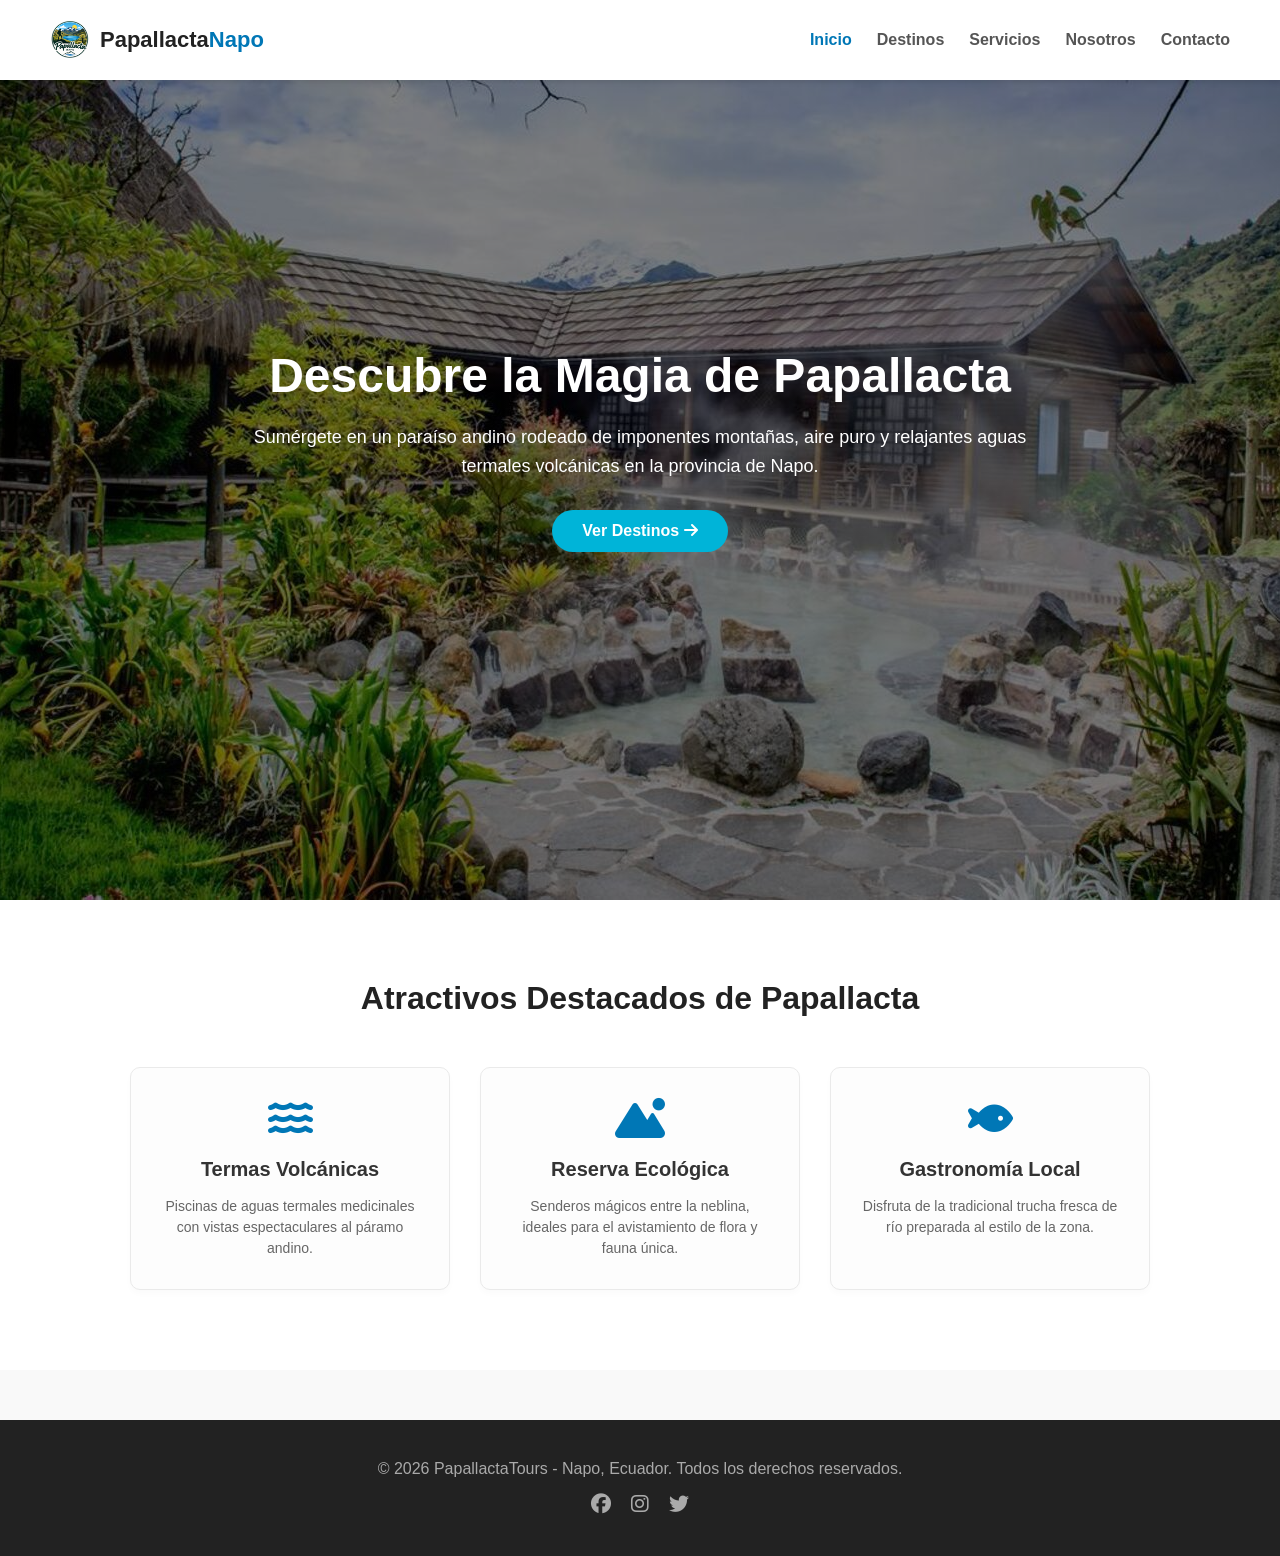
<file: index.html>
<!DOCTYPE html>
<html lang="es">
<head>
    <meta charset="UTF-8">
    <meta name="viewport" content="width=device-width, initial-scale=1.0">
    <title>Papallacta Tours - Inicio</title>
    <!-- Ruta correcta hacia la carpeta css -->
   <link rel="stylesheet" href="styles.css">
    <!-- Iconos de FontAwesome -->
    <link rel="stylesheet" href="https://cdnjs.cloudflare.com/ajax/libs/font-awesome/6.4.0/css/all.min.css">
</head>
<body>
    <!-- CABECERA: Logotipo, Nombre de la agencia y Menú principal -->
    <header class="header">
        <div class="logo-container">
            <img src="logo.png" alt="Logotipo" class="logo-img">
            <span class="nombre-agencia">Papallacta<span>Napo</span></span>
        </div>
        <nav class="menu-principal">
            <a href="index.html" class="activo">Inicio</a>
            <a href="destinos.html">Destinos</a>
            <a href="servicios.html">Servicios</a>
            <a href="nosotros.html">Nosotros</a>
            <a href="contacto.html">Contacto</a>
        </nav>
    </header>
    

    <!-- SECCIÓN HERO: Imagen de fondo, Eslogan, Descripción y Llamado a la acción -->
    <section id="inicio" class="hero" style="background: linear-gradient(rgba(0, 0, 0, 0.5), rgba(0, 0, 0, 0.5)), url('papallacta.jpg.jpg') no-repeat center center/cover;">
        <div class="hero-content">
            <h1 class="eslogan">Descubre la Magia de Papallacta</h1>
            <p class="descripcion-destino">Sumérgete en un paraíso andino rodeado de imponentes montañas, aire puro y relajantes aguas termales volcánicas en la provincia de Napo.</p>
            <a href="destinos.html" class="cta-button">Ver Destinos <i class="fa-solid fa-arrow-right"></i></a>
        </div>
    </section>

    <!-- ATRACTIVOS DESTACADOS -->
    <section class="atractivos">
        <h2>Atractivos Destacados de Papallacta</h2>
        <div class="tarjetas-container">
            <div class="tarjeta">
                <i class="fa-solid fa-water tarjeta-icono"></i>
                <h3>Termas Volcánicas</h3>
                <p>Piscinas de aguas termales medicinales con vistas espectaculares al páramo andino.</p>
            </div>
            <div class="tarjeta">
                <i class="fa-solid fa-mountain-sun tarjeta-icono"></i>
                <h3>Reserva Ecológica</h3>
                <p>Senderos mágicos entre la neblina, ideales para el avistamiento de flora y fauna única.</p>
            </div>
            <div class="tarjeta">
                <i class="fa-solid fa-fish tarjeta-icono"></i>
                <h3>Gastronomía Local</h3>
                <p>Disfruta de la tradicional trucha fresca de río preparada al estilo de la zona.</p>
            </div>
        </div>
    </section>

    <!-- PIE DE PÁGINA -->
    <footer class="footer">
        <p>&copy; 2026 PapallactaTours - Napo, Ecuador. Todos los derechos reservados.</p>
        <div class="social-icons">
            <a href="#"><i class="fa-brands fa-facebook"></i></a>
            <a href="#"><i class="fa-brands fa-instagram"></i></a>
            <a href="#"><i class="fa-brands fa-twitter"></i></a>
        </div>
    </footer>
</body>
</html>
</file>
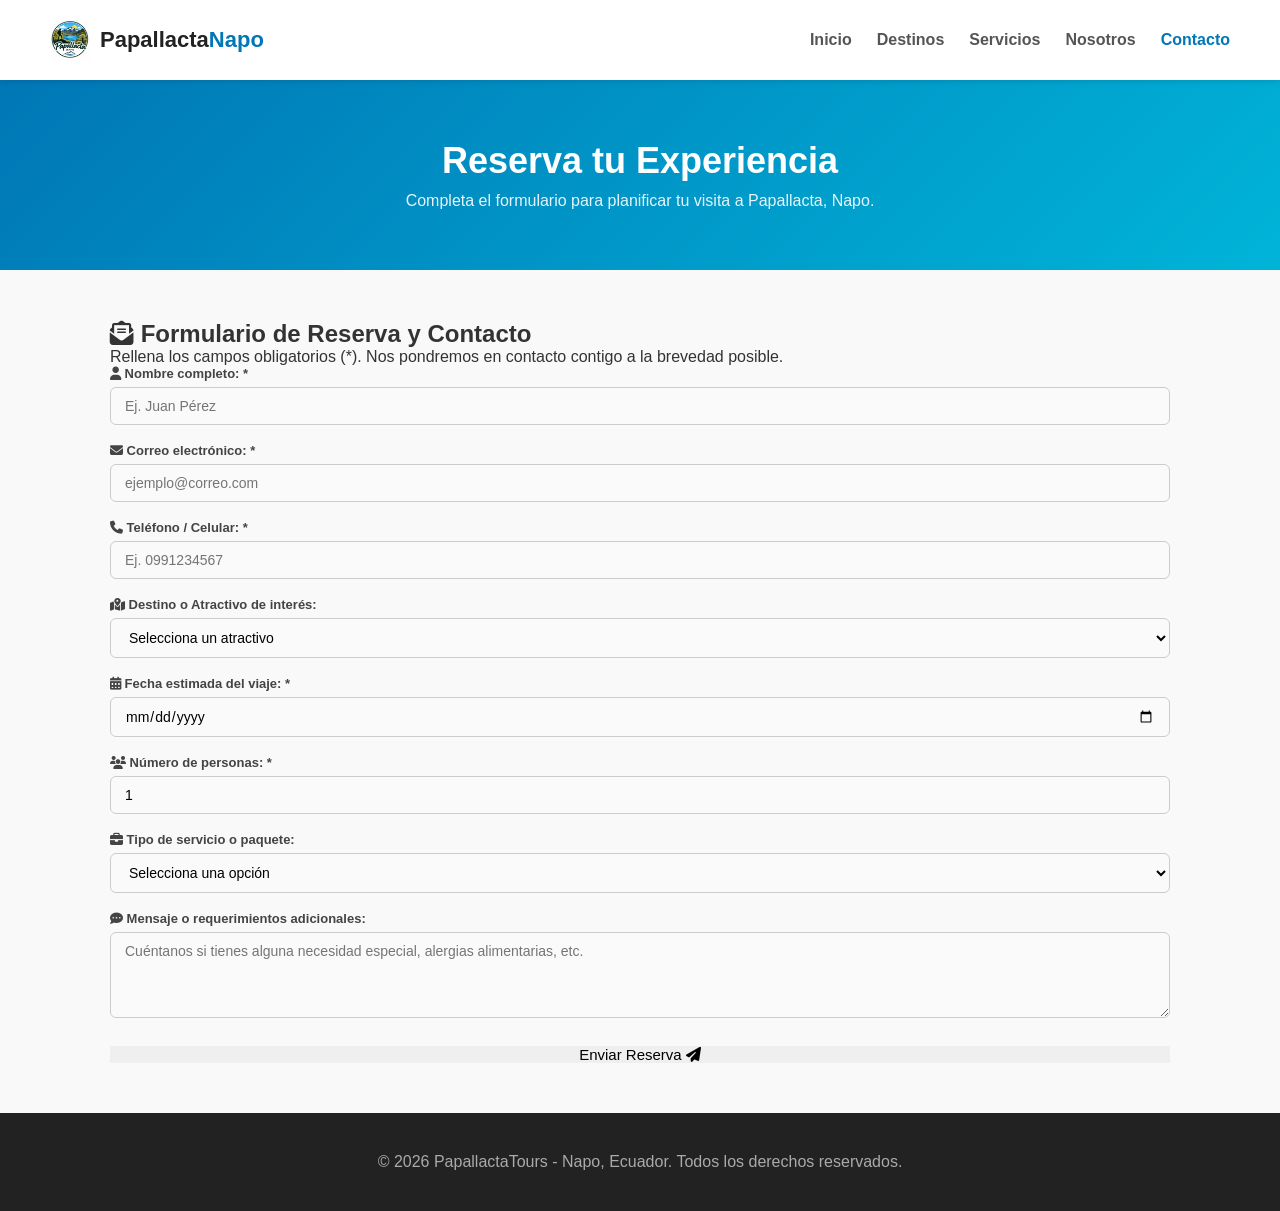
<file: contacto.html>
<!DOCTYPE html>
<html lang="es">
<head>
    <meta charset="UTF-8">
    <meta name="viewport" content="width=device-width, initial-scale=1.0">
    <title>Contacto y Reservas - PapallactaTours</title>
    <!-- Ruta correcta hacia la carpeta css -->
    <link rel="stylesheet" href="styles.css">
    <!-- Iconos de FontAwesome -->
    <link rel="stylesheet" href="https://cdnjs.cloudflare.com/ajax/libs/font-awesome/6.4.0/css/all.min.css">
</head>
<body>
    <!-- CABECERA -->
    <header class="header">
        <div class="logo-container">
            <img src="logo.png" alt="Logotipo" class="logo-img">
            <span class="nombre-agencia">Papallacta<span>Napo</span></span>
        </div>
        <nav class="menu-principal">
            <a href="index.html">Inicio</a>
            <a href="destinos.html">Destinos</a>
            <a href="servicios.html">Servicios</a>
            <a href="nosotros.html">Nosotros</a>
            <a href="contacto.html" class="activo">Contacto</a>
        </nav>
    </header>

    <!-- CABECERA DE LA PÁGINA -->
    <section class="page-header">
        <h1>Reserva tu Experiencia</h1>
        <p>Completa el formulario para planificar tu visita a Papallacta, Napo.</p>
    </section>

    <!-- CONTENEDOR DEL FORMULARIO -->
    <main class="contacto-container">
        <section class="form-wrapper">
            <h2><i class="fa-solid fa-envelope-open-text"></i> Formulario de Reserva y Contacto</h2>
            <p class="form-instruction">Rellena los campos obligatorios (*). Nos pondremos en contacto contigo a la brevedad posible.</p>

            <!-- Formulario HTML5 con atributos requeridos -->
            <form action="#" method="POST" class="formulario-reserva">
                
                <!-- 1. Nombre -->
                <div class="form-group">
                    <label for="nombre"><i class="fa-solid fa-user"></i> Nombre completo: *</label>
                    <input type="text" id="nombre" name="nombre" placeholder="Ej. Juan Pérez" required>
                </div>

                <!-- 2. Correo electrónico -->
                <div class="form-group">
                    <label for="correo"><i class="fa-solid fa-envelope"></i> Correo electrónico: *</label>
                    <input type="email" id="correo" name="correo" placeholder="ejemplo@correo.com" required>
                </div>

                <!-- 3. Teléfono -->
                <div class="form-group">
                    <label for="telefono"><i class="fa-solid fa-phone"></i> Teléfono / Celular: *</label>
                    <input type="tel" id="telefono" name="telefono" placeholder="Ej. 0991234567" required>
                </div>

                <!-- 4. Destino o actividad -->
                <div class="form-group">
                    <label for="destino"><i class="fa-solid fa-map-location-dot"></i> Destino o Atractivo de interés:</label>
                    <select id="destino" name="destino">
                        <option value="" disabled selected>Selecciona un atractivo</option>
                        <option value="termas">Termas de Papallacta</option>
                        <option value="laguna">Laguna de Papallacta</option>
                        <option value="senderismo">Sendero Las Cascadas</option>
                        <option value="gastronomia">Ruta de la Trucha</option>
                        <option value="antisana">Mirador del Antisana</option>
                        <option value="valle">Valle Encantado</option>
                    </select>
                </div>

                <!-- 5. Fecha -->
                <div class="form-group">
                    <label for="fecha"><i class="fa-solid fa-calendar-days"></i> Fecha estimada del viaje: *</label>
                    <input type="date" id="fecha" name="fecha" required>
                </div>

                <!-- 6. Número de personas -->
                <div class="form-group">
                    <label for="personas"><i class="fa-solid fa-users"></i> Número de personas: *</label>
                    <input type="number" id="personas" name="personas" min="1" max="50" value="1" required>
                </div>

                <!-- 7. Tipo de servicio -->
                <div class="form-group">
                    <label for="servicio"><i class="fa-solid fa-briefcase"></i> Tipo de servicio o paquete:</label>
                    <select id="servicio" name="servicio">
                        <option value="" disabled selected>Selecciona una opción</option>
                        <option value="excursion-dia">Excursión Termal de un Día</option>
                        <option value="ruta-culinaria">Ruta Culinaria de la Trucha</option>
                        <option value="naturaleza">Caminata en el Páramo y Cascadas</option>
                        <option value="fin-semana">Escapada Romántica (Fin de semana)</option>
                    </select>
                </div>

                <!-- 8. Mensaje -->
                <div class="form-group full-width">
                    <label for="mensaje"><i class="fa-solid fa-comment-dots"></i> Mensaje o requerimientos adicionales:</label>
                    <textarea id="mensaje" name="mensaje" rows="4" placeholder="Cuéntanos si tienes alguna necesidad especial, alergias alimentarias, etc."></textarea>
                </div>

                <!-- 9. Botón Enviar -->
                <div class="form-group full-width">
                    <button type="submit" class="btn-enviar">Enviar Reserva <i class="fa-solid fa-paper-plane"></i></button>
                </div>

            </form>
        </section>
    </main>

    <!-- PIE DE PÁGINA -->
    <footer class="footer">
        <p>&copy; 2026 PapallactaTours - Napo, Ecuador. Todos los derechos reservados.</p>
    </footer>
</body>
</html>
</file>
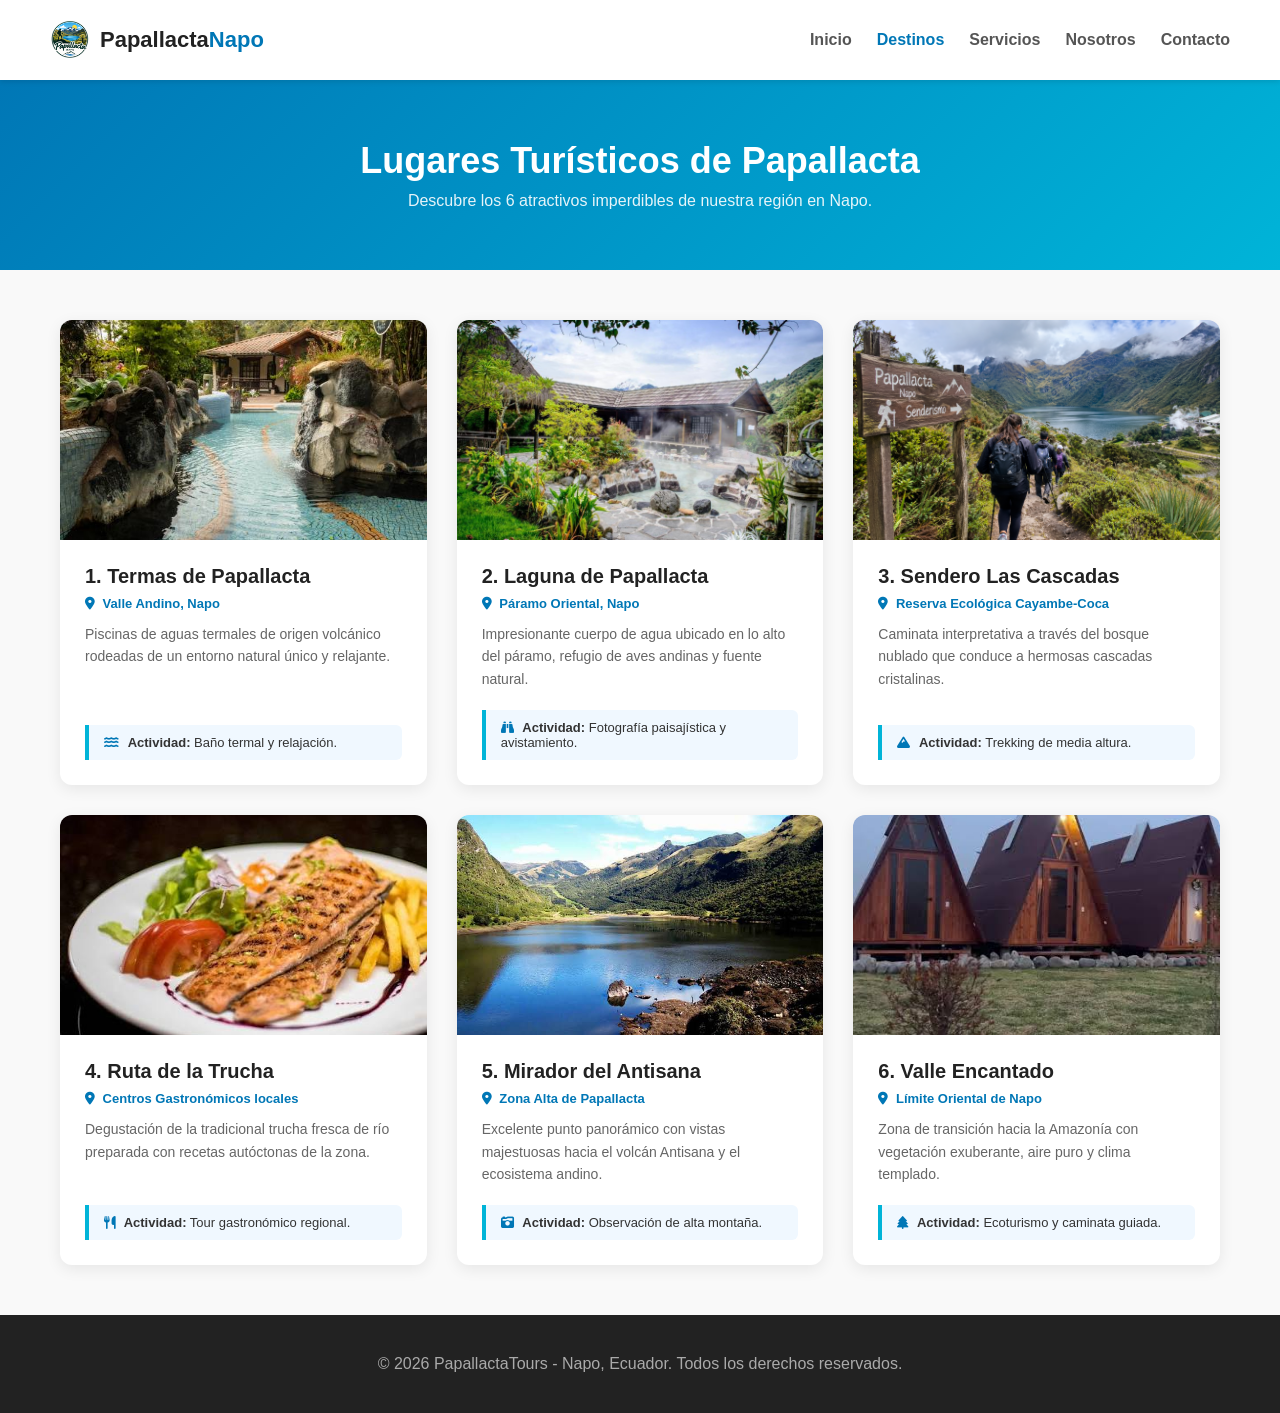
<file: destinos.html>
<!DOCTYPE html>
<html lang="es">
<head>
    <meta charset="UTF-8">
    <meta name="viewport" content="width=device-width, initial-scale=1.0">
    <title>Lugares Turísticos - Papallacta Napo </title>
    <!-- Ruta correcta hacia la carpeta css -->
    <link rel="stylesheet" href="styles.css">
    <!-- Iconos de FontAwesome -->
    <link rel="stylesheet" href="https://cdnjs.cloudflare.com/ajax/libs/font-awesome/6.4.0/css/all.min.css">
</head>
<body>
    <!-- CABECERA -->
    <header class="header">
        <div class="logo-container">
            <img src="logo.png" alt="Logotipo" class="logo-img">
            <span class="nombre-agencia">Papallacta<span>Napo</span></span>
        </div>
        <nav class="menu-principal">
            <a href="index.html">Inicio</a>
            <a href="destinos.html" class="activo">Destinos</a>
            <a href="servicios.html">Servicios</a>
            <a href="nosotros.html">Nosotros</a>
            <a href="contacto.html">Contacto</a>
        </nav>
    </header>

    <!-- TÍTULO DE LA PÁGINA -->
    <section class="page-header">
        <h1>Lugares Turísticos de Papallacta</h1>
        <p>Descubre los 6 atractivos imperdibles de nuestra región en Napo.</p>
    </section>

    <!-- CONTENEDOR DE TARJETAS (CSS GRID) -->
    <main class="lugares-container">
        <!-- Atractivo 1 -->
        <article class="lugar-card">
            <div class="card-img-container">
                <img src="termas1.jpg" alt="Termas de Papallacta">
            </div>
            <div class="card-content">
                <h2>1. Termas de Papallacta</h2>
                <p class="ubicacion"><i class="fa-solid fa-location-dot"></i> Valle Andino, Napo</p>
                <p class="descripcion">Piscinas de aguas termales de origen volcánico rodeadas de un entorno natural único y relajante.</p>
                <div class="actividad"><i class="fa-solid fa-water"></i> <strong>Actividad:</strong> Baño termal y relajación.</div>
            </div>
        </article>

        <!-- Atractivo 2 -->
        <article class="lugar-card">
            <div class="card-img-container">
                <img src="papallacta.jpg.jpg" alt="Laguna y Páramo de Papallacta">
            </div>
            <div class="card-content">
                <h2>2. Laguna de Papallacta</h2>
                <p class="ubicacion"><i class="fa-solid fa-location-dot"></i> Páramo Oriental, Napo</p>
                <p class="descripcion">Impresionante cuerpo de agua ubicado en lo alto del páramo, refugio de aves andinas y fuente natural.</p>
                <div class="actividad"><i class="fa-solid fa-binoculars"></i> <strong>Actividad:</strong> Fotografía paisajística y avistamiento.</div>
            </div>
        </article>

        <!-- Atractivo 3 -->
        <article class="lugar-card">
            <div class="card-img-container">
                <img src="senderismo5.png" alt="Sendero Las Cascadas">
            </div>
            <div class="card-content">
                <h2>3. Sendero Las Cascadas</h2>
                <p class="ubicacion"><i class="fa-solid fa-location-dot"></i> Reserva Ecológica Cayambe-Coca</p>
                <p class="descripcion">Caminata interpretativa a través del bosque nublado que conduce a hermosas cascadas cristalinas.</p>
                <div class="actividad"><i class="fa-solid fa-mountain"></i> <strong>Actividad:</strong> Trekking de media altura.</div>
            </div>
        </article>

        <!-- Atractivo 4 -->
        <article class="lugar-card">
            <div class="card-img-container">
                <img src="gastronomia4.jpg" alt="Ruta de la Trucha">
            </div>
            <div class="card-content">
                <h2>4. Ruta de la Trucha</h2>
                <p class="ubicacion"><i class="fa-solid fa-location-dot"></i> Centros Gastronómicos locales</p>
                <p class="descripcion">Degustación de la tradicional trucha fresca de río preparada con recetas autóctonas de la zona.</p>
                <div class="actividad"><i class="fa-solid fa-utensils"></i> <strong>Actividad:</strong> Tour gastronómico regional.</div>
            </div>
        </article>

        <!-- Atractivo 5 -->
        <article class="lugar-card">
            <div class="card-img-container">
                <img src="naturaleza2.jpg" alt="Mirador del Antisana">
            </div>
            <div class="card-content">
                <h2>5. Mirador del Antisana</h2>
                <p class="ubicacion"><i class="fa-solid fa-location-dot"></i> Zona Alta de Papallacta</p>
                <p class="descripcion">Excelente punto panorámico con vistas majestuosas hacia el volcán Antisana y el ecosistema andino.</p>
                <div class="actividad"><i class="fa-solid fa-camera-retro"></i> <strong>Actividad:</strong> Observación de alta montaña.</div>
            </div>
        </article>

        <!-- Atractivo 6 -->
        <article class="lugar-card">
            <div class="card-img-container">
                <img src="hospedaje3.jpg" alt="Valle Encantado">
            </div>
            <div class="card-content">
                <h2>6. Valle Encantado</h2>
                <p class="ubicacion"><i class="fa-solid fa-location-dot"></i> Límite Oriental de Napo</p>
                <p class="descripcion">Zona de transición hacia la Amazonía con vegetación exuberante, aire puro y clima templado.</p>
                <div class="actividad"><i class="fa-solid fa-tree"></i> <strong>Actividad:</strong> Ecoturismo y caminata guiada.</div>
            </div>
        </article>
    </main>

    <!-- PIE DE PÁGINA -->
    <footer class="footer">
        <p>&copy; 2026 PapallactaTours - Napo, Ecuador. Todos los derechos reservados.</p>
    </footer>
</body>
</html>
</file>
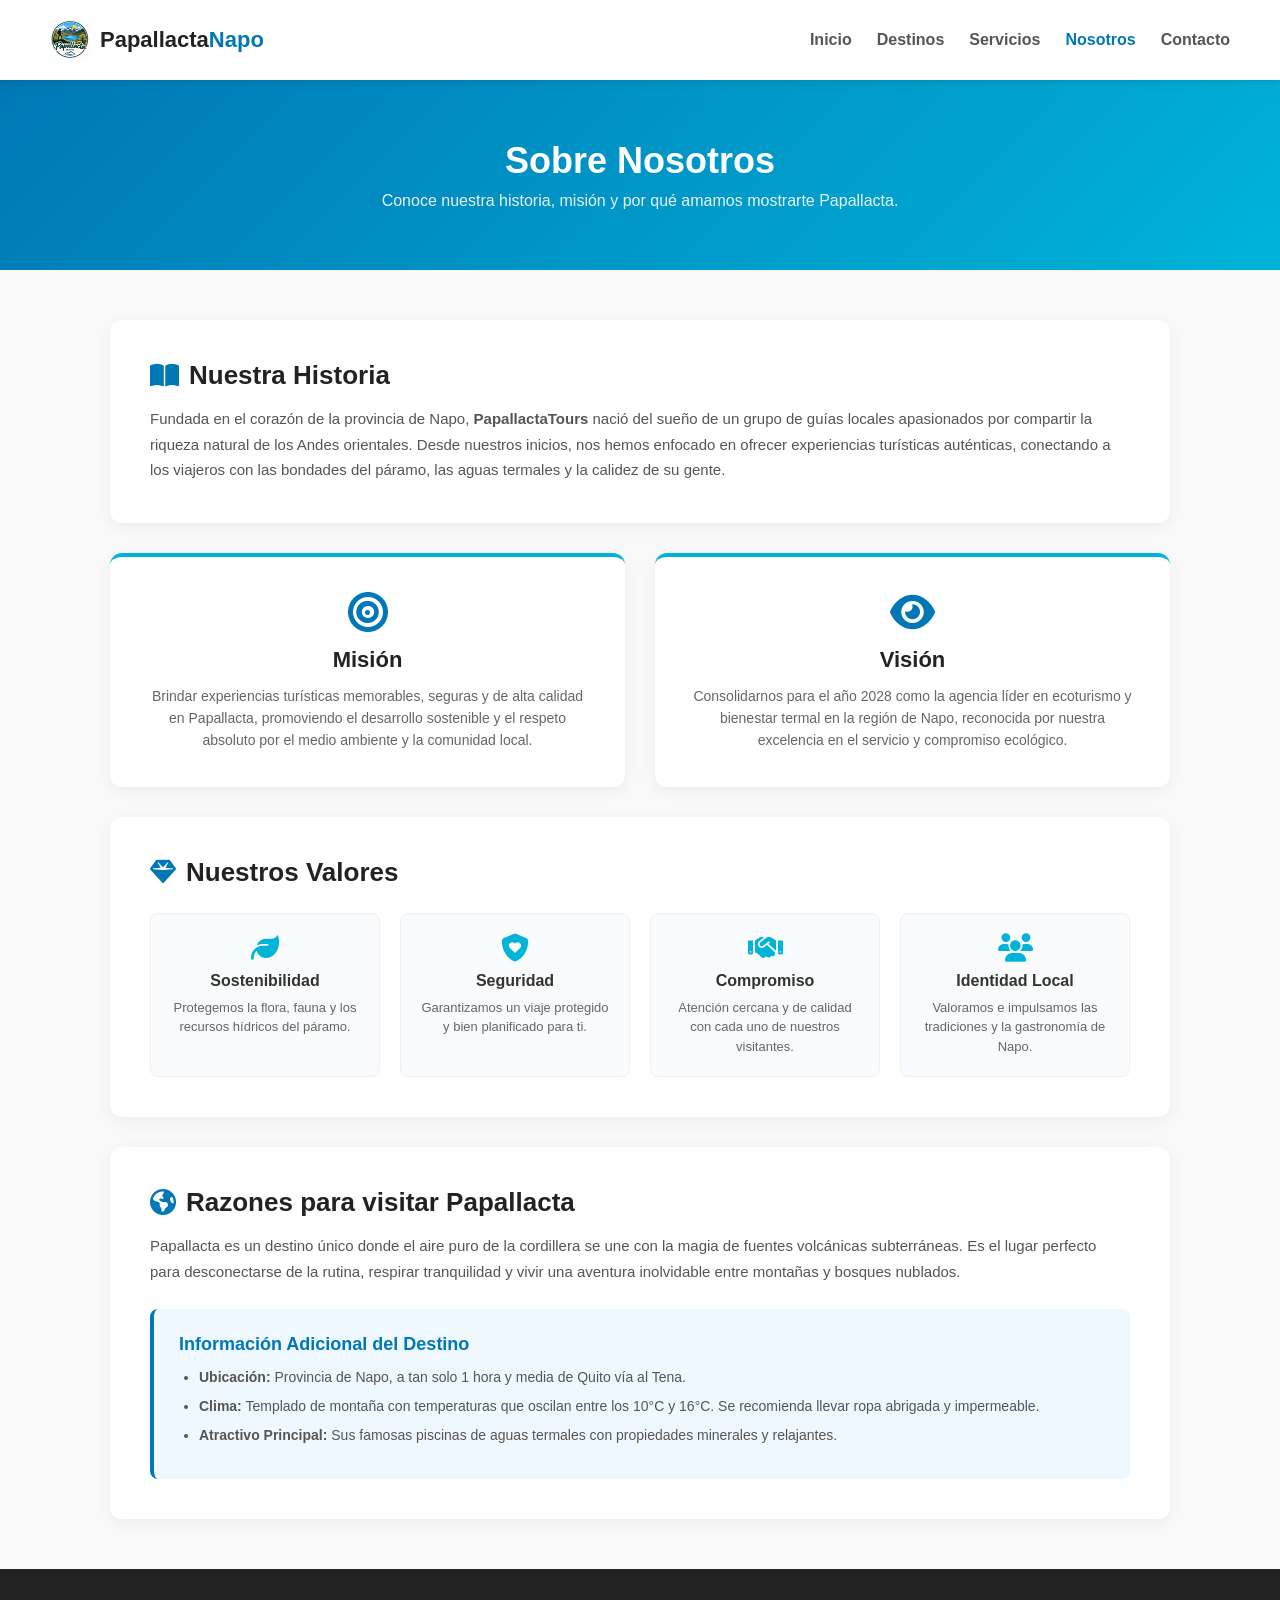
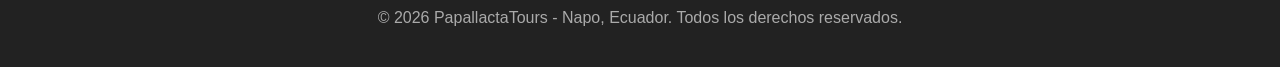
<file: nosotros.html>
<!DOCTYPE html>
<html lang="es">
<head>
    <meta charset="UTF-8">
    <meta name="viewport" content="width=device-width, initial-scale=1.0">
    <title>Sobre Nosotros - PapallactaTours</title>
    <!-- Ruta correcta hacia la carpeta css -->
    <link rel="stylesheet" href="styles.css">
    <!-- Iconos de FontAwesome -->
    <link rel="stylesheet" href="https://cdnjs.cloudflare.com/ajax/libs/font-awesome/6.4.0/css/all.min.css">
</head>
<body>
    <!-- CABECERA -->
    <header class="header">
        <div class="logo-container">
            <img src="logo.png" alt="Logotipo" class="logo-img">
            <span class="nombre-agencia">Papallacta<span>Napo</span></span>
        </div>
        <nav class="menu-principal">
            <a href="index.html">Inicio</a>
            <a href="destinos.html">Destinos</a>
            <a href="servicios.html">Servicios</a>
            <a href="nosotros.html" class="activo">Nosotros</a>
            <a href="contacto.html">Contacto</a>
        </nav>
    </header>

    <!-- CABECERA DE LA PÁGINA -->
    <section class="page-header">
        <h1>Sobre Nosotros</h1>
        <p>Conoce nuestra historia, misión y por qué amamos mostrarte Papallacta.</p>
    </section>

    <!-- CONTENEDOR PRINCIPAL DE NOSOTROS -->
    <main class="nosotros-container">
        <!-- 1. Historia -->
        <section class="seccion-bloque">
            <div class="bloque-texto">
                <h2><i class="fa-solid fa-book-open"></i> Nuestra Historia</h2>
                <p>Fundada en el corazón de la provincia de Napo, <strong>PapallactaTours</strong> nació del sueño de un grupo de guías locales apasionados por compartir la riqueza natural de los Andes orientales. Desde nuestros inicios, nos hemos enfocado en ofrecer experiencias turísticas auténticas, conectando a los viajeros con las bondades del páramo, las aguas termales y la calidez de su gente.</p>
            </div>
        </section>

        <!-- 2 y 3. Misión y Visión -->
        <section class="mision-vision-grid">
            <div class="mv-card">
                <i class="fa-solid fa-bullseye mv-icon"></i>
                <h3>Misión</h3>
                <p>Brindar experiencias turísticas memorables, seguras y de alta calidad en Papallacta, promoviendo el desarrollo sostenible y el respeto absoluto por el medio ambiente y la comunidad local.</p>
            </div>
            <div class="mv-card">
                <i class="fa-solid fa-eye mv-icon"></i>
                <h3>Visión</h3>
                <p>Consolidarnos para el año 2028 como la agencia líder en ecoturismo y bienestar termal en la región de Napo, reconocida por nuestra excelencia en el servicio y compromiso ecológico.</p>
            </div>
        </section>

        <!-- 4. Valores -->
        <section class="seccion-bloque">
            <h2><i class="fa-solid fa-gem"></i> Nuestros Valores</h2>
            <div class="valores-grid">
                <div class="valor-item">
                    <i class="fa-solid fa-leaf"></i>
                    <h4>Sostenibilidad</h4>
                    <p>Protegemos la flora, fauna y los recursos hídricos del páramo.</p>
                </div>
                <div class="valor-item">
                    <i class="fa-solid fa-shield-heart"></i>
                    <h4>Seguridad</h4>
                    <p>Garantizamos un viaje protegido y bien planificado para ti.</p>
                </div>
                <div class="valor-item">
                    <i class="fa-solid fa-handshake"></i>
                    <h4>Compromiso</h4>
                    <p>Atención cercana y de calidad con cada uno de nuestros visitantes.</p>
                </div>
                <div class="valor-item">
                    <i class="fa-solid fa-users"></i>
                    <h4>Identidad Local</h4>
                    <p>Valoramos e impulsamos las tradiciones y la gastronomía de Napo.</p>
                </div>
            </div>
        </section>

        <!-- 5 y 6. Razones para visitar e Información adicional -->
        <section class="seccion-bloque razon-destino">
            <h2><i class="fa-solid fa-earth-americas"></i> Razones para visitar Papallacta</h2>
            <p>Papallacta es un destino único donde el aire puro de la cordillera se une con la magia de fuentes volcánicas subterráneas. Es el lugar perfecto para desconectarse de la rutina, respirar tranquilidad y vivir una aventura inolvidable entre montañas y bosques nublados.</p>
            
            <div class="info-adicional">
                <h3>Información Adicional del Destino</h3>
                <ul>
                    <li><strong>Ubicación:</strong> Provincia de Napo, a tan solo 1 hora y media de Quito vía al Tena.</li>
                    <li><strong>Clima:</strong> Templado de montaña con temperaturas que oscilan entre los 10°C y 16°C. Se recomienda llevar ropa abrigada y impermeable.</li>
                    <li><strong>Atractivo Principal:</strong> Sus famosas piscinas de aguas termales con propiedades minerales y relajantes.</li>
                </ul>
            </div>
        </section>
    </main>

    <!-- PIE DE PÁGINA -->
    <footer class="footer">
        <p>&copy; 2026 PapallactaTours - Napo, Ecuador. Todos los derechos reservados.</p>
    </footer>
</body>
</html>
</file>
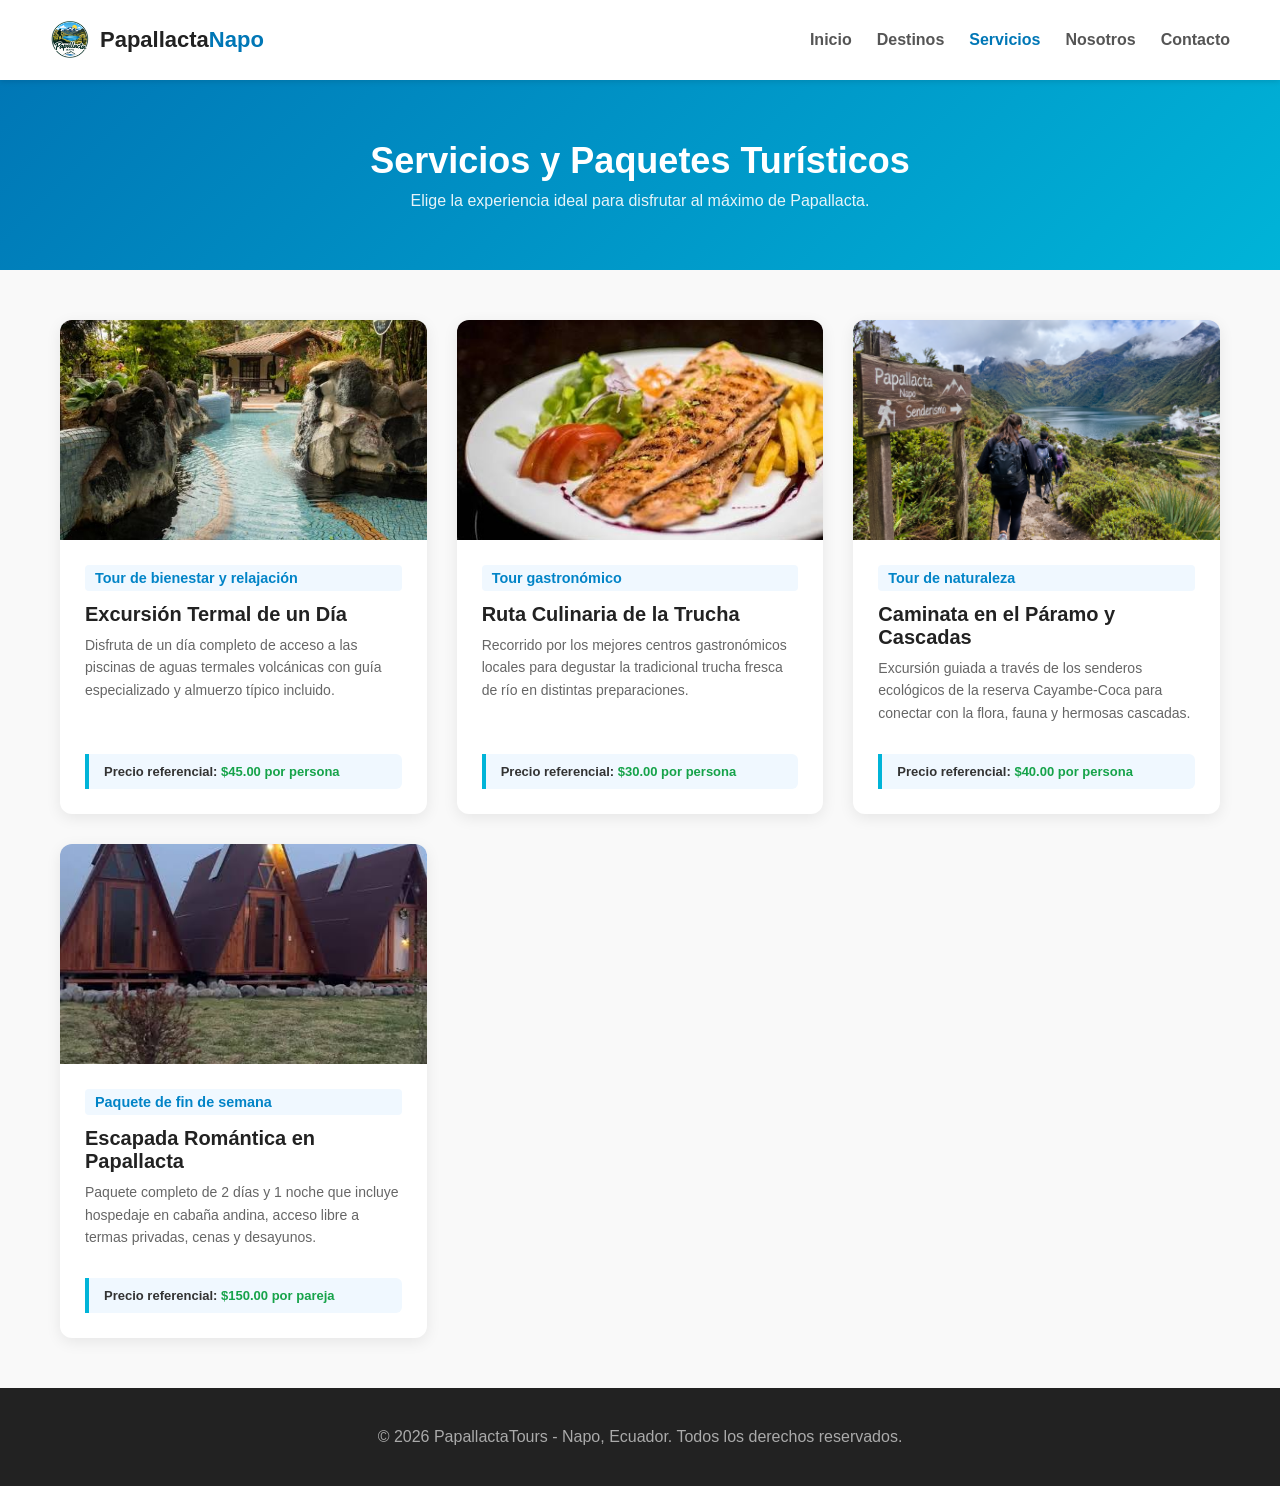
<file: servicios.html>
<!DOCTYPE html>
<html lang="es">
<head>
    <meta charset="UTF-8">
    <meta name="viewport" content="width=device-width, initial-scale=1.0">
    <title>Servicios y Paquetes - PapallactaTours</title>
    <!-- Ruta correcta hacia la carpeta css -->
    <link rel="stylesheet" href="styles.css">
    <!-- Iconos de FontAwesome -->
    <link rel="stylesheet" href="https://cdnjs.cloudflare.com/ajax/libs/font-awesome/6.4.0/css/all.min.css">
</head>
<body>
    <!-- CABECERA -->
    <header class="header">
        <div class="logo-container">
            <img src="logo.png" alt="Logotipo" class="logo-img">
            <span class="nombre-agencia">Papallacta<span>Napo
        </div>
        <nav class="menu-principal">
            <a href="index.html">Inicio</a>
            <a href="destinos.html">Destinos</a>
            <a href="servicios.html" class="activo">Servicios</a>
            <a href="nosotros.html">Nosotros</a>
            <a href="contacto.html">Contacto</a>
        </nav>
    </header>

    <!-- CABECERA DE LA PÁGINA -->
    <section class="page-header">
        <h1>Servicios y Paquetes Turísticos</h1>
        <p>Elige la experiencia ideal para disfrutar al máximo de Papallacta.</p>
    </section>

    <!-- CONTENEDOR DE SERVICIOS (CSS GRID) -->
    <main class="lugares-container">
        <!-- Servicio 1: Termas (termas1.jpg) -->
        <article class="lugar-card">
            <div class="card-img-container">
                <img src="termas1.jpg" alt="Excursión Termal">
            </div>
            <div class="card-content">
                <span class="tipo-servicio" style="color: #0284c7; font-weight: bold; font-size: 0.9rem;">Tour de bienestar y relajación</span>
                <h2>Excursión Termal de un Día</h2>
                <p class="descripcion">Disfruta de un día completo de acceso a las piscinas de aguas termales volcánicas con guía especializado y almuerzo típico incluido.</p>
                <div class="actividad" style="margin-top: 10px;">
                    <strong>Precio referencial:</strong> <span style="color: #16a34a; font-weight: bold;">$45.00 por persona</span>
                </div>
            </div>
        </article>

        <!-- Servicio 2: Gastronomía (gastronomia4.jpg) -->
        <article class="lugar-card">
            <div class="card-img-container">
                <img src="gastronomia4.jpg" alt="Ruta Culinaria">
            </div>
            <div class="card-content">
                <span class="tipo-servicio" style="color: #0284c7; font-weight: bold; font-size: 0.9rem;">Tour gastronómico</span>
                <h2>Ruta Culinaria de la Trucha</h2>
                <p class="descripcion">Recorrido por los mejores centros gastronómicos locales para degustar la tradicional trucha fresca de río en distintas preparaciones.</p>
                <div class="actividad" style="margin-top: 10px;">
                    <strong>Precio referencial:</strong> <span style="color: #16a34a; font-weight: bold;">$30.00 por persona</span>
                </div>
            </div>
        </article>

        <!-- Servicio 3: Senderismo (senderismo5.png - ¡Atención a la extensión .png!) -->
        <article class="lugar-card">
            <div class="card-img-container">
                <img src="senderismo5.png" alt="Caminata en el Páramo">
            </div>
            <div class="card-content">
                <span class="tipo-servicio" style="color: #0284c7; font-weight: bold; font-size: 0.9rem;">Tour de naturaleza</span>
                <h2>Caminata en el Páramo y Cascadas</h2>
                <p class="descripcion">Excursión guiada a través de los senderos ecológicos de la reserva Cayambe-Coca para conectar con la flora, fauna y hermosas cascadas.</p>
                <div class="actividad" style="margin-top: 10px;">
                    <strong>Precio referencial:</strong> <span style="color: #16a34a; font-weight: bold;">$40.00 por persona</span>
                </div>
            </div>
        </article>

        <!-- Servicio 4: Hospedaje (hospedaje3.jpg) -->
        <article class="lugar-card">
            <div class="card-img-container">
                <img src="hospedaje3.jpg" alt="Escapada Romántica">
            </div>
            <div class="card-content">
                <span class="tipo-servicio" style="color: #0284c7; font-weight: bold; font-size: 0.9rem;">Paquete de fin de semana</span>
                <h2>Escapada Romántica en Papallacta</h2>
                <p class="descripcion">Paquete completo de 2 días y 1 noche que incluye hospedaje en cabaña andina, acceso libre a termas privadas, cenas y desayunos.</p>
                <div class="actividad" style="margin-top: 10px;">
                    <strong>Precio referencial:</strong> <span style="color: #16a34a; font-weight: bold;">$150.00 por pareja</span>
                </div>
            </div>
        </article>
    </main>

    <!-- PIE DE PÁGINA -->
    <footer class="footer">
        <p>&copy; 2026 PapallactaTours - Napo, Ecuador. Todos los derechos reservados.</p>
    </footer>
</body>
</html>
</file>
<file: styles.css>
/* ==========================================
   1. ESTILOS GENERALES Y RESET
   ========================================== */
* {
    margin: 0;
    padding: 0;
    box-sizing: border-box;
    font-family: 'Segoe UI', Tahoma, Geneva, Verdana, sans-serif;
    scroll-behavior: smooth;
}

body {
    background-color: #f9f9f9;
    color: #333;
}

/* ==========================================
   2. CABECERA Y MENÚ PRINCIPAL
   ========================================== */
.header {
    position: fixed;
    top: 0;
    left: 0;
    width: 100%;
    display: flex;
    justify-content: space-between;
    align-items: center;
    padding: 20px 50px;
    background-color: #ffffff;
    box-shadow: 0 2px 5px rgba(0,0,0,0.1);
    z-index: 1000;
}

.logo-container {
    display: flex;
    align-items: center;
    gap: 10px;
}

.logo-img {
    height: 40px;
    width: auto;
}

.logo-icon {
    font-size: 24px;
    color: #0077b6;
}

.nombre-agencia {
    font-size: 22px;
    font-weight: bold;
    color: #222;
}

.nombre-agencia span {
    color: #0077b6;
}

.menu-principal {
    display: flex;
    gap: 25px;
}

.menu-principal a {
    text-decoration: none;
    color: #555;
    font-weight: 600;
    transition: color 0.3s;
}

.menu-principal a:hover, 
.menu-principal a.activo {
    color: #0077b6;
}

/* ==========================================
   3. PÁGINA 1: INICIO (INDEX)
   ========================================== */
.hero {
    height: 100vh;
    background: linear-gradient(rgba(0, 0, 0, 0.5), rgba(0, 0, 0, 0.5)), url('../images/inicio.jpg') no-repeat center center/cover;
    display: flex;
    justify-content: center;
    align-items: center;
    text-align: center;
    padding: 0 20px;
    color: #fff;
}

.hero-content {
    max-width: 800px;
}

.eslogan {
    font-size: 48px;
    margin-bottom: 20px;
    font-weight: 700;
}

.descripcion-destino {
    font-size: 18px;
    margin-bottom: 30px;
    line-height: 1.6;
}

.cta-button {
    display: inline-block;
    background-color: #00b4d8;
    color: white;
    padding: 12px 30px;
    border-radius: 30px;
    text-decoration: none;
    font-weight: bold;
    transition: background 0.3s, transform 0.2s;
}

.cta-button:hover {
    background-color: #0077b6;
    transform: translateY(-2px);
}

.atractivos {
    padding: 80px 50px;
    text-align: center;
    background-color: #fff;
}

.atractivos h2 {
    font-size: 32px;
    margin-bottom: 50px;
    color: #222;
}

.tarjetas-container {
    display: flex;
    justify-content: center;
    gap: 30px;
    flex-wrap: wrap;
}

.tarjeta {
    background: #fdfdfd;
    border: 1px solid #eaeaea;
    padding: 30px;
    border-radius: 10px;
    width: 320px;
    box-shadow: 0 4px 6px rgba(0,0,0,0.02);
    transition: transform 0.3s;
}

.tarjeta:hover {
    transform: translateY(-5px);
}

.tarjeta-icono {
    font-size: 40px;
    color: #0077b6;
    margin-bottom: 20px;
}

.tarjeta h3 {
    margin-bottom: 15px;
    font-size: 20px;
}

.tarjeta p {
    color: #666;
    font-size: 14px;
    line-height: 1.5;
}

/* ==========================================
   4. CABECERA DE PÁGINAS INTERNAS
   ========================================== */
.page-header {
    margin-top: 80px;
    background: linear-gradient(135deg, #0077b6, #00b4d8);
    color: white;
    text-align: center;
    padding: 60px 20px;
}

.page-header h1 {
    font-size: 36px;
    margin-bottom: 10px;
}

.page-header p {
    font-size: 16px;
    opacity: 0.9;
}

/* ==========================================
   5. PÁGINA 2: DESTINOS (CSS GRID)
   ========================================== */
.lugares-container {
    max-width: 1200px;
    margin: 50px auto;
    padding: 0 20px;
    display: grid;
    grid-template-columns: repeat(auto-fit, minmax(340px, 1fr));
    gap: 30px;
}

.lugar-card {
    background: #ffffff;
    border-radius: 12px;
    overflow: hidden;
    box-shadow: 0 4px 15px rgba(0, 0, 0, 0.08);
    transition: transform 0.3s ease, box-shadow 0.3s ease;
    display: flex;
    flex-direction: column;
}

.lugar-card:hover {
    transform: translateY(-8px);
    box-shadow: 0 10px 25px rgba(0, 0, 0, 0.12);
}

.card-img-container {
    height: 220px;
    overflow: hidden;
}

.card-img-container img {
    width: 100%;
    height: 100%;
    object-fit: cover;
    transition: transform 0.5s ease;
}

.lugar-card:hover .card-img-container img {
    transform: scale(1.05);
}

.card-content {
    padding: 25px;
    display: flex;
    flex-direction: column;
    flex-grow: 1;
}

.card-content h2 {
    font-size: 20px;
    color: #222;
    margin-bottom: 8px;
}

.ubicacion {
    font-size: 13px;
    color: #0077b6;
    margin-bottom: 12px;
    font-weight: 600;
}

.ubicacion i {
    margin-right: 4px;
}

.descripcion {
    font-size: 14px;
    color: #666;
    line-height: 1.6;
    margin-bottom: 20px;
    flex-grow: 1;
}

.actividad {
    background-color: #f0f8ff;
    border-left: 4px solid #00b4d8;
    padding: 10px 15px;
    font-size: 13px;
    color: #333;
    border-radius: 0 6px 6px 0;
}

.actividad i {
    color: #0077b6;
    margin-right: 5px;
}

/* ==========================================
   6. PÁGINA 3: SERVICIOS Y PAQUETES
   ========================================== */
.servicios-container {
    max-width: 1200px;
    margin: 50px auto;
    padding: 0 20px;
    display: grid;
    grid-template-columns: repeat(auto-fit, minmax(340px, 1fr));
    gap: 30px;
}

.servicio-card {
    background: #ffffff;
    border-radius: 12px;
    padding: 30px;
    box-shadow: 0 4px 15px rgba(0, 0, 0, 0.06);
    transition: transform 0.3s ease, box-shadow 0.3s ease;
    display: flex;
    flex-direction: column;
    border-top: 4px solid #00b4d8;
}

.servicio-card:hover {
    transform: translateY(-8px);
    box-shadow: 0 10px 25px rgba(0, 0, 0, 0.1);
}

.servicio-icono {
    font-size: 38px;
    color: #0077b6;
    margin-bottom: 20px;
}

.servicio-content h2 {
    font-size: 20px;
    color: #222;
    margin-bottom: 12px;
}

.servicio-content p {
    font-size: 14px;
    color: #666;
    line-height: 1.6;
    margin-bottom: 20px;
    flex-grow: 1;
}

.tipo-servicio {
    display: inline-block;
    background-color: #f0f8ff;
    color: #0077b6;
    font-size: 12px;
    font-weight: 600;
    padding: 5px 10px;
    border-radius: 4px;
    margin-bottom: 12px;
}

.precio-seccion {
    margin-top: 20px;
    padding-top: 15px;
    border-top: 1px solid #eee;
    display: flex;
    flex-direction: column;
}

.etiqueta-precio {
    font-size: 12px;
    color: #888;
}

.precio {
    font-size: 22px;
    font-weight: bold;
    color: #0077b6;
}

.precio small {
    font-size: 12px;
    color: #666;
    font-weight: normal;
}

/* ==========================================
   7. PÁGINA 4: NOSOTROS
   ========================================== */
.nosotros-container {
    max-width: 1100px;
    margin: 50px auto;
    padding: 0 20px;
}

.seccion-bloque {
    background: #ffffff;
    border-radius: 12px;
    padding: 40px;
    margin-bottom: 30px;
    box-shadow: 0 4px 15px rgba(0, 0, 0, 0.05);
}

.bloque-texto h2, .seccion-bloque h2 {
    font-size: 26px;
    color: #222;
    margin-bottom: 15px;
    display: flex;
    align-items: center;
    gap: 10px;
}

.bloque-texto h2 i, .seccion-bloque h2 i {
    color: #0077b6;
}

.bloque-texto p, .razon-destino p {
    font-size: 15px;
    color: #555;
    line-height: 1.7;
}

.mision-vision-grid {
    display: grid;
    grid-template-columns: repeat(auto-fit, minmax(300px, 1fr));
    gap: 30px;
    margin-bottom: 30px;
}

.mv-card {
    background: #ffffff;
    border-radius: 12px;
    padding: 35px;
    box-shadow: 0 4px 15px rgba(0, 0, 0, 0.05);
    text-align: center;
    border-top: 4px solid #00b4d8;
}

.mv-icon {
    font-size: 40px;
    color: #0077b6;
    margin-bottom: 15px;
}

.mv-card h3 {
    font-size: 22px;
    color: #222;
    margin-bottom: 12px;
}

.mv-card p {
    font-size: 14px;
    color: #666;
    line-height: 1.6;
}

.valores-grid {
    display: grid;
    grid-template-columns: repeat(auto-fit, minmax(220px, 1fr));
    gap: 20px;
    margin-top: 25px;
}

.valor-item {
    background: #f9fbfd;
    padding: 20px;
    border-radius: 8px;
    text-align: center;
    border: 1px solid #eef2f7;
}

.valor-item i {
    font-size: 28px;
    color: #00b4d8;
    margin-bottom: 10px;
}

.valor-item h4 {
    font-size: 16px;
    color: #333;
    margin-bottom: 8px;
}

.valor-item p {
    font-size: 13px;
    color: #666;
    line-height: 1.5;
}

.info-adicional {
    margin-top: 25px;
    background: #f0f8ff;
    padding: 25px;
    border-radius: 8px;
    border-left: 4px solid #0077b6;
}

.info-adicional h3 {
    font-size: 18px;
    color: #0077b6;
    margin-bottom: 12px;
}

.info-adicional ul {
    list-style-type: disc;
    padding-left: 20px;
}

.info-adicional li {
    font-size: 14px;
    color: #555;
    margin-bottom: 8px;
    line-height: 1.5;
}

/* ==========================================
   8. PÁGINA 5: CONTACTO / RESERVA
   ========================================== */
.contacto-container {
    max-width: 1100px;
    margin: 50px auto;
    padding: 0 20px;
}

.contacto-wrapper {
    display: grid;
    grid-template-columns: 1fr 1.5fr;
    gap: 40px;
    background: #ffffff;
    border-radius: 12px;
    padding: 40px;
    box-shadow: 0 4px 15px rgba(0, 0, 0, 0.05);
}

.contacto-info h2 {
    font-size: 24px;
    color: #222;
    margin-bottom: 15px;
}

.contacto-info p {
    font-size: 14px;
    color: #666;
    line-height: 1.6;
    margin-bottom: 25px;
}

.info-lista {
    list-style: none;
    display: flex;
    flex-direction: column;
    gap: 20px;
}

.info-lista li {
    display: flex;
    align-items: center;
    gap: 12px;
    font-size: 14px;
    color: #444;
}

.info-lista li i {
    font-size: 18px;
    color: #0077b6;
}

.formulario-reserva h2 {
    font-size: 22px;
    color: #222;
    margin-bottom: 20px;
}

.form-group {
    margin-bottom: 18px;
    display: flex;
    flex-direction: column;
}

.form-group label {
    font-size: 13px;
    font-weight: 600;
    color: #444;
    margin-bottom: 6px;
}

.form-group input,
.form-group select,
.form-group textarea {
    padding: 10px 14px;
    border: 1px solid #ccc;
    border-radius: 6px;
    font-size: 14px;
    outline: none;
    transition: border-color 0.3s;
    background-color: #fafafa;
}

.form-group input:focus,
.form-group select:focus,
.form-group textarea:focus {
    border-color: #0077b6;
    background-color: #fff;
}

.form-row {
    display: grid;
    grid-template-columns: 1fr 1fr;
    gap: 15px;
}

.btn-enviar {
    width: 100%;
    border: none;
    cursor: pointer;
    font-size: 15px;
    margin-top: 10px;
    text-align: center;
}

/* ==========================================
   9. PIE DE PÁGINA
   ========================================== */
.footer {
    background-color: #222;
    color: #aaa;
    text-align: center;
    padding: 40px 20px;
    margin-top: 50px;
}

.social-icons {
    margin-top: 15px;
    display: flex;
    justify-content: center;
    gap: 20px;
}

.social-icons a {
    color: #aaa;
    font-size: 20px;
    transition: color 0.3s;
}

.social-icons a:hover {
    color: #fff;
}

/* ==========================================
   10. RESPONSIVO
   ========================================== */
@media (max-width: 768px) {
    .header {
        padding: 15px 20px;
        flex-direction: column;
        gap: 10px;
    }
    .contacto-wrapper {
        grid-template-columns: 1fr;
    }
    .form-row {
        grid-template-columns: 1fr;
    }
}
</file>
